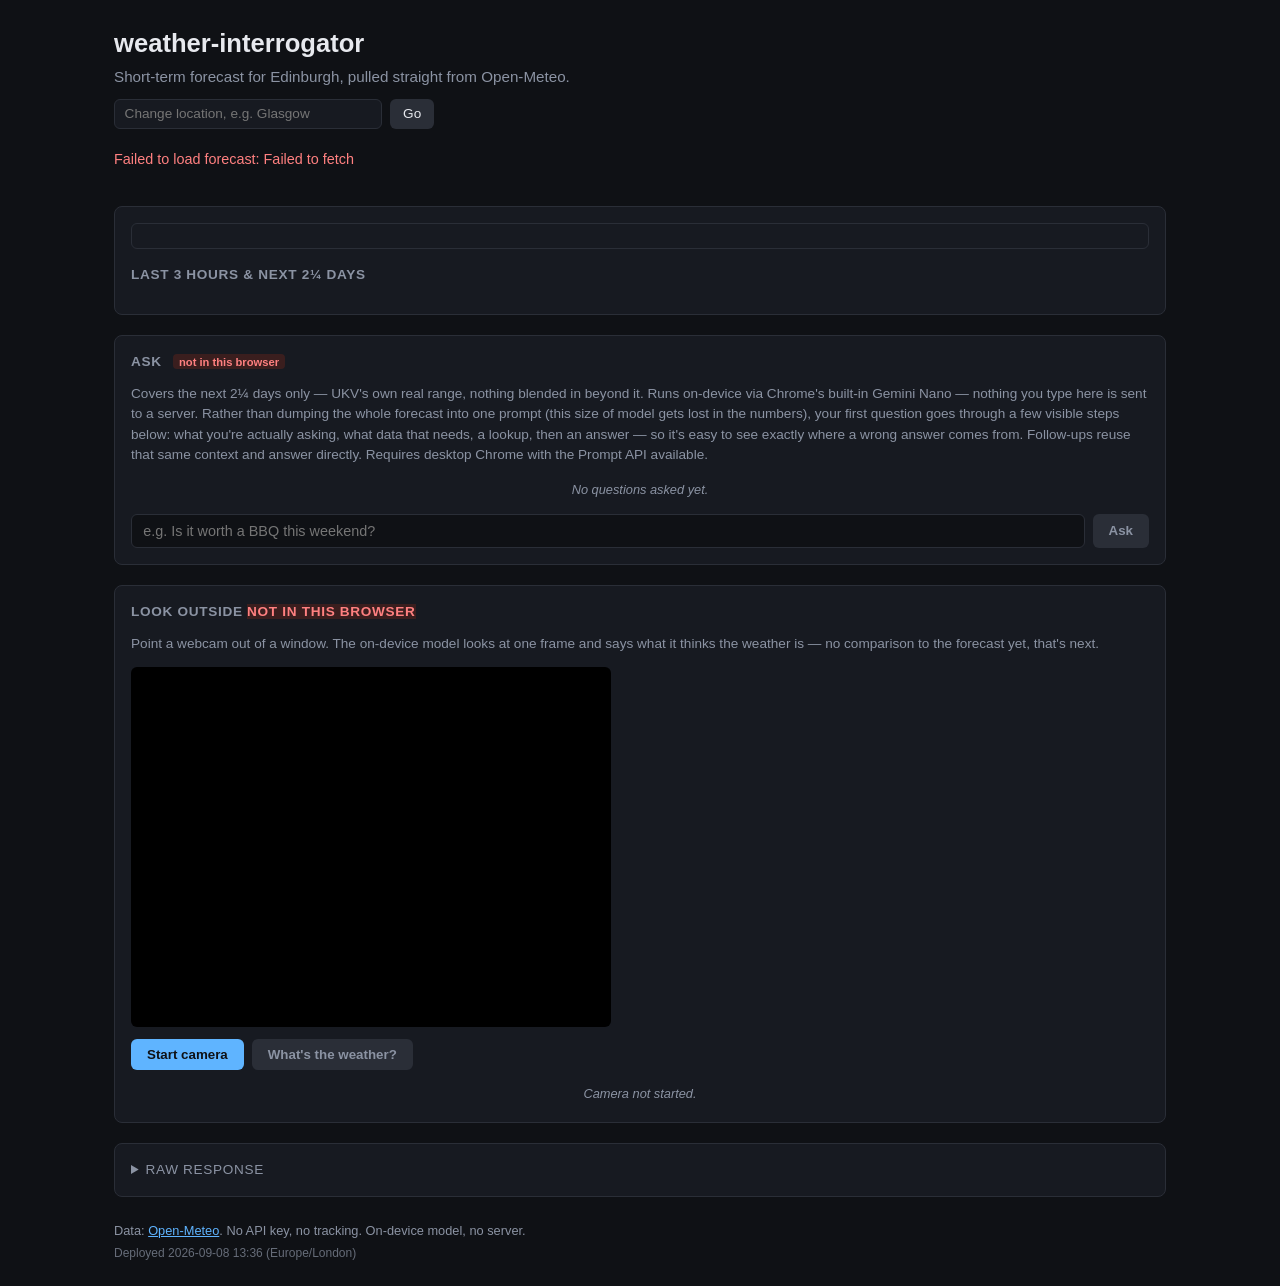
<file: index.html>
<!DOCTYPE html>
<html lang="en">
<head>
<meta charset="UTF-8">
<meta name="viewport" content="width=device-width, initial-scale=1.0">
<title>weather-interrogator</title>
<link rel="stylesheet" href="css/style.css?v=28">
</head>
<body>

<header class="site-header">
  <h1>weather&#8209;interrogator</h1>
  <p id="subtitle" class="subtitle">Short-term forecast for Edinburgh, pulled straight from Open-Meteo.</p>
  <form id="location-form" class="location-form">
    <input id="location-input" type="text" placeholder="Change location, e.g. Glasgow" autocomplete="off">
    <button id="location-submit" type="submit">Go</button>
  </form>
  <p id="location-status" class="location-status"></p>
</header>

<main>
  <section id="status" class="status" aria-live="polite">Loading forecast&hellip;</section>

  <section class="panel">
    <div id="current-card" class="current-card"></div>
    <p id="dominant-factor" class="dominant-factor"></p>
    <h2>Last 3 hours &amp; next 2&frac14; days</h2>
    <div id="today-chart" class="chart-wrap"></div>
  </section>

  <section class="panel llm-stub">
    <h2>Ask <span id="model-status-pill" class="stub-badge">checking&hellip;</span></h2>
    <p class="stub-note">Covers the next 2&frac14; days only &mdash; UKV's own real range, nothing blended in beyond it. Runs on-device via Chrome's built-in Gemini Nano &mdash; nothing you type here is sent to a server. Rather than dumping the whole forecast into one prompt (this size of model gets lost in the numbers), your first question goes through a few visible steps below: what you're actually asking, what data that needs, a lookup, then an answer &mdash; so it's easy to see exactly where a wrong answer comes from. Follow-ups reuse that same context and answer directly. Requires desktop Chrome with the Prompt API available.</p>

    <div id="ask-log" class="ask-log">
      <p class="log-entry log-status">No questions asked yet.</p>
    </div>
    <form id="ask-form" class="ask-form">
      <input id="ask-input" type="text" placeholder="e.g. Is it worth a BBQ this weekend?" autocomplete="off">
      <button id="ask-submit" type="submit" disabled>Ask</button>
    </form>
  </section>

  <section class="panel webcam-stub">
    <h2>Look outside <span id="webcam-status-pill" class="stub-badge">checking&hellip;</span></h2>
    <p class="stub-note">Point a webcam out of a window. The on-device model looks at one frame and says what it thinks the weather is &mdash; no comparison to the forecast yet, that's next.</p>

    <div class="webcam-area">
      <video id="webcam-video" class="webcam-video" autoplay playsinline muted></video>
      <canvas id="webcam-canvas" class="webcam-canvas" hidden></canvas>
    </div>

    <div class="webcam-controls">
      <button id="webcam-start" type="button">Start camera</button>
      <button id="webcam-capture" type="button" disabled>What's the weather?</button>
    </div>

    <div id="webcam-log" class="ask-log">
      <p class="log-entry log-status">Camera not started.</p>
    </div>
  </section>

  <details class="panel raw-details">
    <summary>Raw response</summary>
    <pre id="raw-output" class="raw-output">&hellip;</pre>
  </details>
</main>

<footer class="site-footer">
  <p>Data: <a href="https://open-meteo.com/" target="_blank" rel="noopener">Open-Meteo</a>. No API key, no tracking. On-device model, no server.</p>
  <p class="deploy-stamp">Deployed 2026-09-08 13:36 (Europe/London)</p>
</footer>

<script src="js/app.js?v=42"></script>
</body>
</html>
</file>
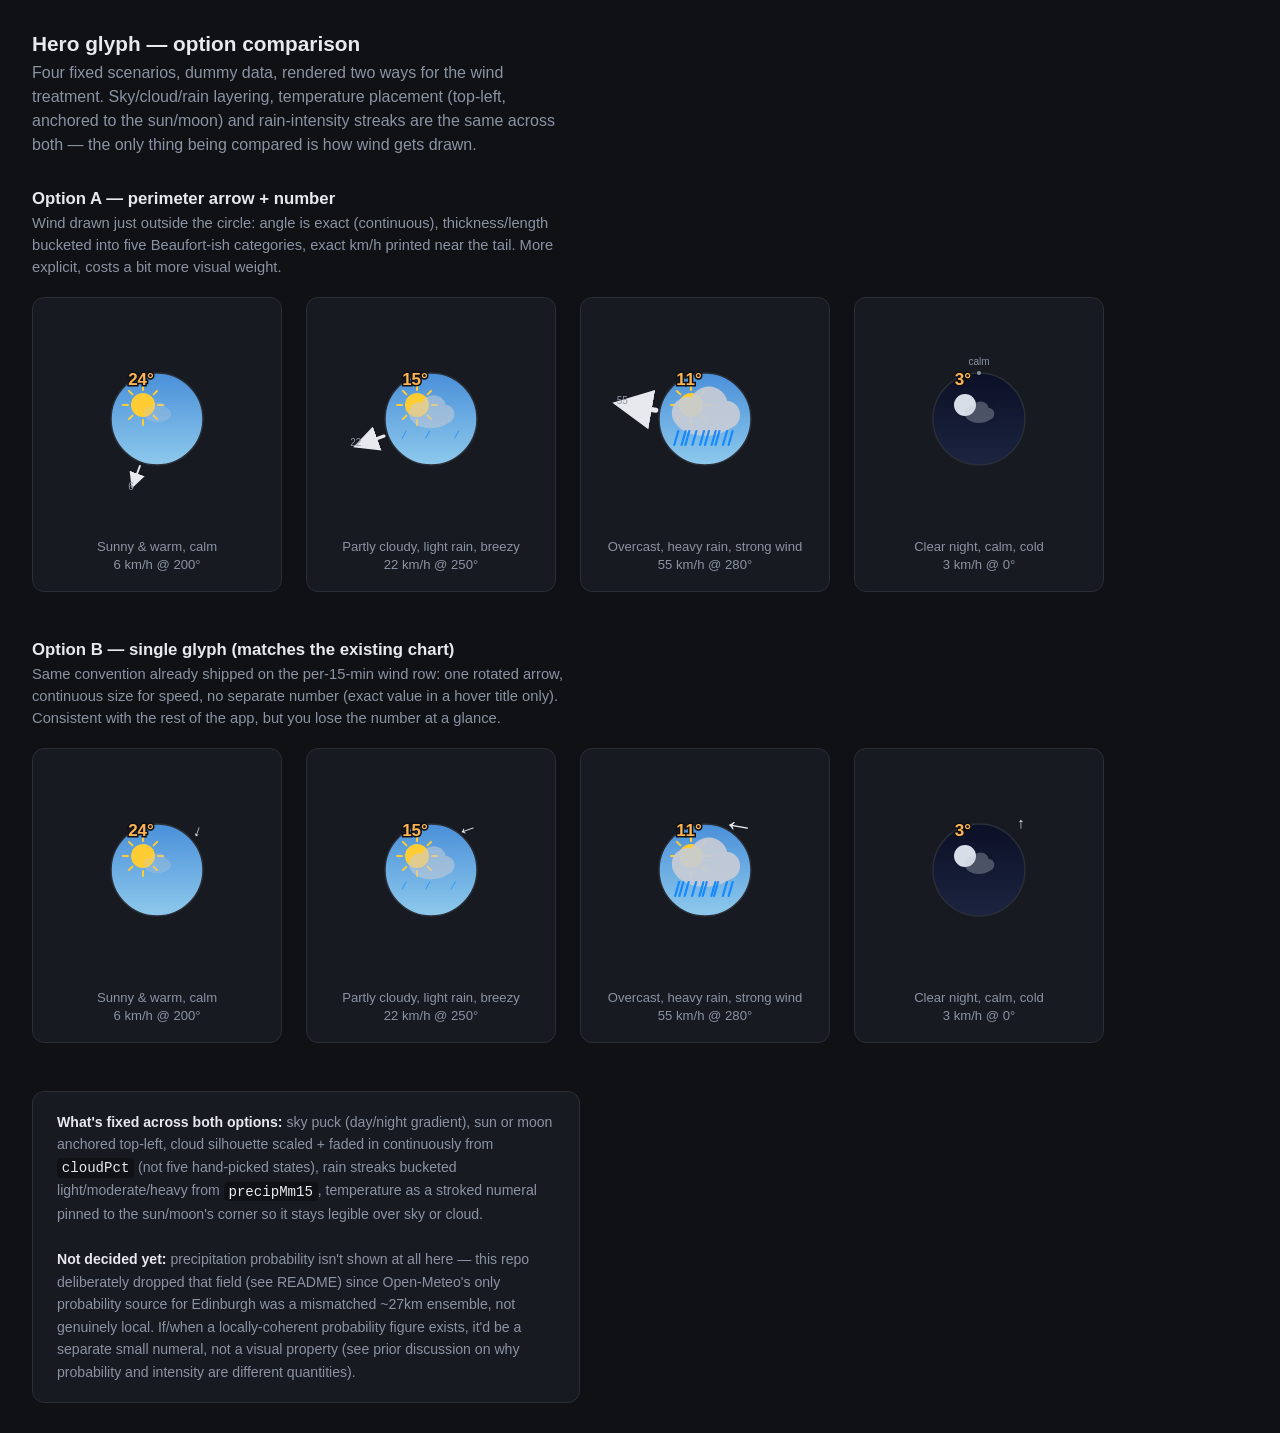
<file: glyph-mockup.html>
<!DOCTYPE html>
<html lang="en">
<head>
<meta charset="UTF-8">
<meta name="viewport" content="width=device-width, initial-scale=1.0">
<title>weather-interrogator — hero glyph mockup</title>
<style>
  * { box-sizing: border-box; margin: 0; padding: 0; }

  :root {
    --bg: #0f1115;
    --panel: #171a21;
    --border: #2a2e37;
    --text: #e7e9ee;
    --muted: #8b93a3;
    --temp: #ffb454;
    --precip: #0a84ff;
    --font: -apple-system, BlinkMacSystemFont, "Segoe UI", Roboto, sans-serif;
  }

  body {
    background: var(--bg);
    color: var(--text);
    font-family: var(--font);
    padding: 2rem;
  }

  h1 { font-size: 1.3rem; margin-bottom: 0.3rem; }
  p.intro { color: var(--muted); max-width: 60ch; margin-bottom: 2rem; line-height: 1.5; }

  .variant-block { margin-bottom: 3rem; }
  .variant-block h2 { font-size: 1.05rem; margin-bottom: 0.2rem; }
  .variant-block .variant-note { color: var(--muted); max-width: 65ch; line-height: 1.5; margin-bottom: 1.2rem; font-size: 0.92rem; }

  .row {
    display: flex;
    flex-wrap: wrap;
    gap: 1.5rem;
  }

  .card {
    background: var(--panel);
    border: 1px solid var(--border);
    border-radius: 12px;
    padding: 1rem;
    width: 250px;
    text-align: center;
  }

  .card .caption {
    margin-top: 0.6rem;
    font-size: 0.82rem;
    color: var(--muted);
    line-height: 1.4;
  }

  .legend {
    background: var(--panel);
    border: 1px solid var(--border);
    border-radius: 12px;
    padding: 1.2rem 1.5rem;
    max-width: 70ch;
    font-size: 0.88rem;
    color: var(--muted);
    line-height: 1.6;
  }
  .legend strong { color: var(--text); }
  .legend code { color: var(--text); background: var(--bg); padding: 0.1rem 0.3rem; border-radius: 4px; }
</style>
</head>
<body>

<h1>Hero glyph — option comparison</h1>
<p class="intro">
  Four fixed scenarios, dummy data, rendered two ways for the wind treatment. Sky/cloud/rain layering,
  temperature placement (top-left, anchored to the sun/moon) and rain-intensity streaks are the same
  across both — the only thing being compared is how wind gets drawn.
</p>

<div id="app"></div>

<script>
const SCENARIOS = [
  { label: "Sunny & warm, calm",            isDay: true,  cloudPct: 5,  tempC: 24, windKmh: 6,  windDirDeg: 200, precipMm15: 0 },
  { label: "Partly cloudy, light rain, breezy", isDay: true,  cloudPct: 45, tempC: 15, windKmh: 22, windDirDeg: 250, precipMm15: 0.4 },
  { label: "Overcast, heavy rain, strong wind", isDay: true,  cloudPct: 95, tempC: 11, windKmh: 55, windDirDeg: 280, precipMm15: 2.2 },
  { label: "Clear night, calm, cold",        isDay: false, cloudPct: 10, tempC: 3,  windKmh: 3,  windDirDeg: 0,   precipMm15: 0 },
];

// Approx Beaufort-derived buckets (km/h) -- same rough idea as the app's
// existing per-15-min chart arrow, just bucketed here instead of continuous.
function windBucket(kmh) {
  if (kmh < 6) return { name: "calm", stroke: 1.2, len: 10 };
  if (kmh < 20) return { name: "light", stroke: 2, len: 16 };
  if (kmh < 39) return { name: "moderate", stroke: 3.2, len: 20 };
  if (kmh < 62) return { name: "strong", stroke: 5, len: 24 };
  return { name: "gale", stroke: 7, len: 28 };
}

// mm per 15 min -- roughly hourly light/moderate/heavy (2.5 / 7.6 mm/hr) divided by 4
function rainBucket(mm15) {
  if (mm15 <= 0) return { name: "none", count: 0 };
  if (mm15 < 0.6) return { name: "light", count: 3 };
  if (mm15 < 1.9) return { name: "moderate", count: 6 };
  return { name: "heavy", count: 10 };
}

function cloudGeometry(pct) {
  // scale + opacity both grow with cover; a light wisp at 10% shouldn't
  // fully hide the sun, a 90%+ cover should.
  const scale = 0.5 + (pct / 100) * 0.9;
  const opacity = 0.25 + (pct / 100) * 0.7;
  return { scale, opacity };
}

function cloudShape(cx, cy, scale, opacity) {
  // classic "cluster of circles" cloud silhouette
  const r = 14 * scale;
  return `
    <g opacity="${opacity.toFixed(2)}" fill="#c7ccd6">
      <ellipse cx="${cx}" cy="${cy + r * 0.3}" rx="${r * 1.6}" ry="${r * 0.9}" />
      <circle cx="${cx - r * 0.9}" cy="${cy}" r="${r * 0.85}" />
      <circle cx="${cx + r * 0.2}" cy="${cy - r * 0.4}" r="${r}" />
      <circle cx="${cx + r * 1.1}" cy="${cy + r * 0.1}" r="${r * 0.75}" />
    </g>
  `;
}

function rainStreaks(cx, cy, bucket) {
  if (bucket.count === 0) return "";
  let out = "";
  for (let i = 0; i < bucket.count; i++) {
    const x = cx - 26 + (i / (bucket.count - 1 || 1)) * 52 + (Math.random() - 0.5) * 4;
    const y0 = cy + 6;
    const len = bucket.name === "heavy" ? 14 : bucket.name === "moderate" ? 10 : 7;
    const width = bucket.name === "heavy" ? 2.2 : bucket.name === "moderate" ? 1.6 : 1.1;
    const opacity = bucket.name === "heavy" ? 0.9 : bucket.name === "moderate" ? 0.75 : 0.55;
    out += `<line x1="${x}" y1="${y0}" x2="${x - 4}" y2="${y0 + len}" stroke="var(--precip)" stroke-width="${width}" stroke-linecap="round" opacity="${opacity}" />`;
  }
  return out;
}

function skyPuck(isDay) {
  const grad = isDay
    ? `<linearGradient id="sky-day" x1="0" y1="0" x2="0" y2="1">
         <stop offset="0%" stop-color="#4a90d9" />
         <stop offset="100%" stop-color="#8ec9ec" />
       </linearGradient>`
    : `<linearGradient id="sky-night" x1="0" y1="0" x2="0" y2="1">
         <stop offset="0%" stop-color="#0b1026" />
         <stop offset="100%" stop-color="#1c2440" />
       </linearGradient>`;
  return { grad, fill: isDay ? "url(#sky-day)" : "url(#sky-night)" };
}

function sunOrMoon(isDay, cx, cy) {
  if (isDay) {
    let rays = "";
    for (let i = 0; i < 8; i++) {
      const a = (i / 8) * Math.PI * 2;
      const x1 = cx + Math.cos(a) * 15, y1 = cy + Math.sin(a) * 15;
      const x2 = cx + Math.cos(a) * 20, y2 = cy + Math.sin(a) * 20;
      rays += `<line x1="${x1.toFixed(1)}" y1="${y1.toFixed(1)}" x2="${x2.toFixed(1)}" y2="${y2.toFixed(1)}" stroke="#ffcc33" stroke-width="2" stroke-linecap="round" />`;
    }
    return `<g>${rays}<circle cx="${cx}" cy="${cy}" r="12" fill="#ffcc33" /></g>`;
  }
  return `<circle cx="${cx}" cy="${cy}" r="11" fill="#d8dee8" />`;
}

// Variant A: wind drawn on the puck's perimeter, direction = arrow angle,
// speed = bucketed stroke thickness/length, exact value as a number at the tail.
// Convention: arrow points where the wind is BLOWING TO (windDirDeg passed in
// is already flipped from the meteorological "from" bearing, same as the
// existing chart arrow does before rendering).
function windVariantA(bucket, windDirDeg, windKmh, R, cx, cy) {
  if (bucket.name === "calm") {
    return `<circle cx="${cx}" cy="${cy - R}" r="2" fill="var(--muted)" /><text x="${cx}" y="${cy - R - 8}" font-size="10" fill="var(--muted)" text-anchor="middle">calm</text>`;
  }
  const rad = (windDirDeg * Math.PI) / 180;
  const tailR = R + 4, headR = R + 4 + bucket.len;
  const x1 = cx + Math.sin(rad) * tailR, y1 = cy - Math.cos(rad) * tailR;
  const x2 = cx + Math.sin(rad) * headR, y2 = cy - Math.cos(rad) * headR;
  const labelR = headR + 10;
  const lx = cx + Math.sin(rad) * labelR, ly = cy - Math.cos(rad) * labelR;
  return `
    <g stroke="var(--text)" fill="var(--text)">
      <line x1="${x1.toFixed(1)}" y1="${y1.toFixed(1)}" x2="${x2.toFixed(1)}" y2="${y2.toFixed(1)}" stroke-width="${bucket.stroke}" stroke-linecap="round"
            marker-end="url(#arrowhead)" />
    </g>
    <text x="${lx.toFixed(1)}" y="${ly.toFixed(1)}" font-size="10" fill="var(--muted)" text-anchor="middle">${Math.round(windKmh)}</text>
  `;
}

// Variant B: same single-glyph convention already shipped on the app's
// per-15-min chart -- rotation for direction, continuous size for speed,
// no separate number (exact value lives in a hover title only).
function windVariantB(windDirDeg, windKmh, cx, cy) {
  const size = 14 + Math.min(windKmh, 60) / 60 * 20; // 14-34px
  return `
    <text x="${cx}" y="${cy}" font-size="${size.toFixed(1)}" fill="var(--text)" text-anchor="middle"
          transform="rotate(${windDirDeg.toFixed(0)}, ${cx}, ${cy})">&uarr;<title>${Math.round(windKmh)} km/h</title></text>
  `;
}

function glyphSVG(s, variant) {
  // size is bigger than the puck (2*R) needs on its own -- Option A's
  // strong/gale arrows plus their tail-end number can extend past R+40,
  // so the canvas needs that much margin around the puck or the label
  // clips off the edge for the higher wind-speed scenarios.
  const R = 46, cx = 105, cy = 105, size = 210;
  const sky = skyPuck(s.isDay);
  const cloud = cloudGeometry(s.cloudPct);
  const rain = rainBucket(s.precipMm15);
  const wind = windBucket(s.windKmh);
  const sunCx = cx - 14, sunCy = cy - 14;

  const windMark = variant === "A"
    ? windVariantA(wind, s.windDirDeg, s.windKmh, R, cx, cy)
    : windVariantB(s.windDirDeg, s.windKmh, cx + R - 4, cy - R + 4);

  return `
  <svg viewBox="0 0 ${size} ${size}" width="${size}" height="${size}">
    <defs>
      ${sky.grad}
      <marker id="arrowhead" markerWidth="8" markerHeight="8" refX="4" refY="4" orient="auto">
        <path d="M0,0 L8,4 L0,8 Z" fill="var(--text)" />
      </marker>
      <clipPath id="puck-clip"><circle cx="${cx}" cy="${cy}" r="${R}" /></clipPath>
    </defs>

    <circle cx="${cx}" cy="${cy}" r="${R}" fill="${sky.fill}" />

    <g clip-path="url(#puck-clip)">
      ${sunOrMoon(s.isDay, sunCx, sunCy)}
      ${cloudShape(cx, cy - 6, cloud.scale, cloud.opacity)}
      ${rainStreaks(cx, cy + 6, rain)}
    </g>

    <circle cx="${cx}" cy="${cy}" r="${R}" fill="none" stroke="var(--border)" stroke-width="1.5" />

    <text x="${sunCx - 2}" y="${sunCy - 20}" font-size="17" font-weight="600" fill="var(--temp)"
          stroke="var(--bg)" stroke-width="3" paint-order="stroke" text-anchor="middle">${Math.round(s.tempC)}&deg;</text>

    ${windMark}
  </svg>`;
}

const app = document.getElementById("app");

function block(title, note, variant) {
  const cards = SCENARIOS.map((s) => `
    <div class="card">
      ${glyphSVG(s, variant)}
      <div class="caption">${s.label}<br>${Math.round(s.windKmh)} km/h @ ${s.windDirDeg}&deg;</div>
    </div>
  `).join("");
  return `
    <div class="variant-block">
      <h2>${title}</h2>
      <p class="variant-note">${note}</p>
      <div class="row">${cards}</div>
    </div>
  `;
}

app.innerHTML =
  block(
    "Option A — perimeter arrow + number",
    "Wind drawn just outside the circle: angle is exact (continuous), thickness/length bucketed into five Beaufort-ish categories, exact km/h printed near the tail. More explicit, costs a bit more visual weight.",
    "A"
  ) +
  block(
    "Option B — single glyph (matches the existing chart)",
    "Same convention already shipped on the per-15-min wind row: one rotated arrow, continuous size for speed, no separate number (exact value in a hover title only). Consistent with the rest of the app, but you lose the number at a glance.",
    "B"
  ) +
  `<div class="legend">
    <strong>What's fixed across both options:</strong> sky puck (day/night gradient), sun or moon anchored top-left,
    cloud silhouette scaled + faded in continuously from <code>cloudPct</code> (not five hand-picked states),
    rain streaks bucketed light/moderate/heavy from <code>precipMm15</code>, temperature as a stroked numeral
    pinned to the sun/moon's corner so it stays legible over sky or cloud.<br><br>
    <strong>Not decided yet:</strong> precipitation probability isn't shown at all here — this repo deliberately
    dropped that field (see README) since Open-Meteo's only probability source for Edinburgh was a mismatched
    ~27km ensemble, not genuinely local. If/when a locally-coherent probability figure exists, it'd be a
    separate small numeral, not a visual property (see prior discussion on why probability and intensity are
    different quantities).
  </div>`;
</script>

</body>
</html>
</file>
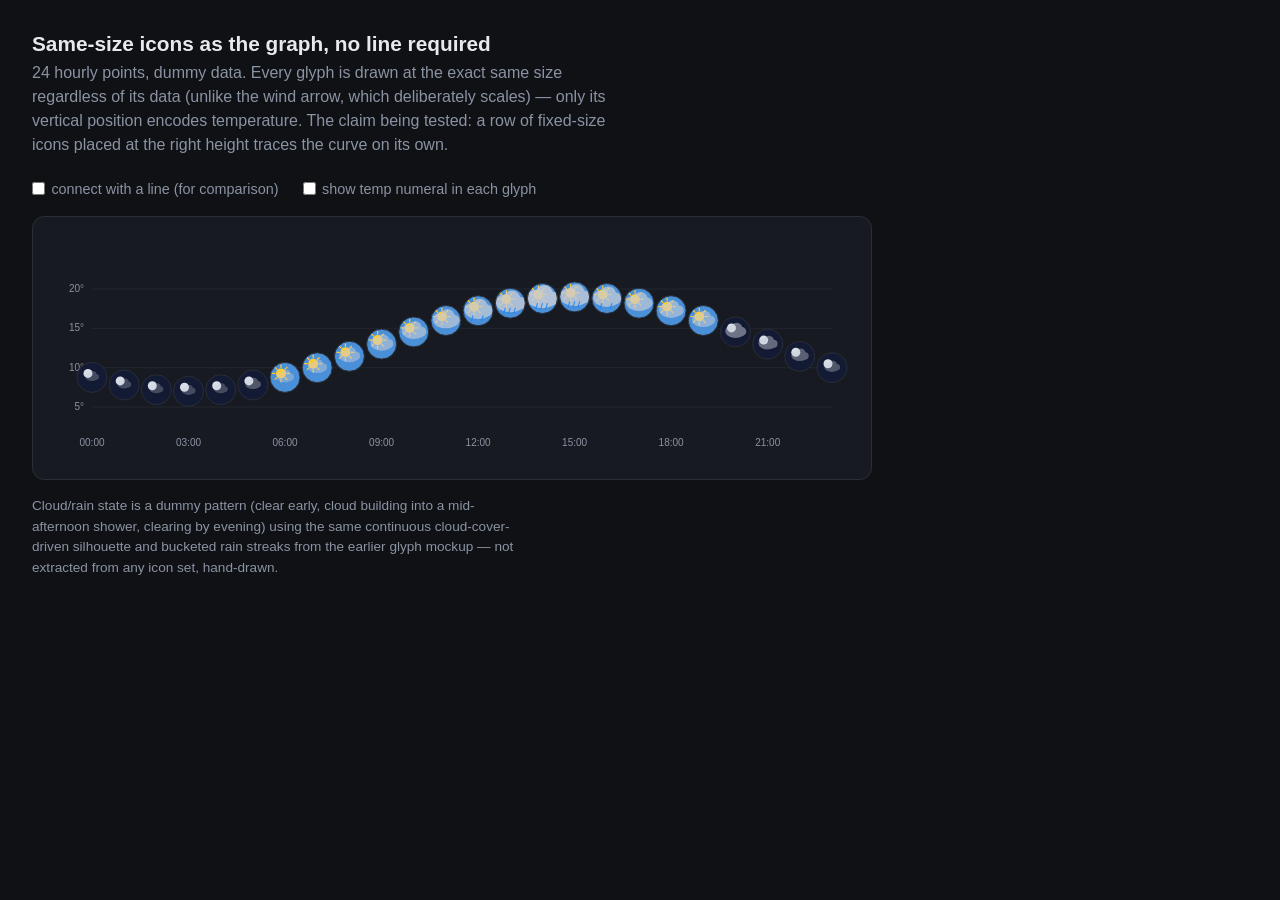
<file: icon-as-graph-demo.html>
<!DOCTYPE html>
<html lang="en">
<head>
<meta charset="UTF-8">
<meta name="viewport" content="width=device-width, initial-scale=1.0">
<title>weather-interrogator — icons as the temperature graph</title>
<style>
  * { box-sizing: border-box; margin: 0; padding: 0; }

  :root {
    --bg: #0f1115;
    --panel: #171a21;
    --border: #2a2e37;
    --text: #e7e9ee;
    --muted: #8b93a3;
    --temp: #ffb454;
    --precip: #0a84ff;
    --grid: #22262f;
    --font: -apple-system, BlinkMacSystemFont, "Segoe UI", Roboto, sans-serif;
  }

  body {
    background: var(--bg);
    color: var(--text);
    font-family: var(--font);
    padding: 2rem;
  }

  h1 { font-size: 1.3rem; margin-bottom: 0.3rem; }
  p.intro { color: var(--muted); max-width: 66ch; margin-bottom: 1.5rem; line-height: 1.5; }

  .controls {
    display: flex;
    gap: 1.5rem;
    margin-bottom: 1.2rem;
    font-size: 0.9rem;
    color: var(--muted);
  }
  .controls label { display: flex; align-items: center; gap: 0.4rem; cursor: pointer; }

  .panel {
    background: var(--panel);
    border: 1px solid var(--border);
    border-radius: 12px;
    padding: 1.2rem;
    max-width: 840px;
    overflow-x: auto;
  }

  .note { color: var(--muted); font-size: 0.85rem; margin-top: 1rem; max-width: 66ch; line-height: 1.5; }
</style>
</head>
<body>

<h1>Same-size icons as the graph, no line required</h1>
<p class="intro">
  24 hourly points, dummy data. Every glyph is drawn at the exact same size regardless of its data (unlike
  the wind arrow, which deliberately scales) — only its vertical position encodes temperature. The claim
  being tested: a row of fixed-size icons placed at the right height traces the curve on its own.
</p>

<div class="controls">
  <label><input type="checkbox" id="toggle-line"> connect with a line (for comparison)</label>
  <label><input type="checkbox" id="toggle-numeral"> show temp numeral in each glyph</label>
</div>

<div class="panel">
  <div id="chart"></div>
</div>

<p class="note">
  Cloud/rain state is a dummy pattern (clear early, cloud building into a mid-afternoon shower, clearing by
  evening) using the same continuous cloud-cover-driven silhouette and bucketed rain streaks from the
  earlier glyph mockup — not extracted from any icon set, hand-drawn.
</p>

<script>
// ---- dummy 24h data --------------------------------------------------
const HOURS = Array.from({ length: 24 }, (_, h) => h);

function tempAt(h) {
  // peaks ~19C at 15:00, trough ~7C in the early hours -- illustrative only
  return 13 + 6 * Math.cos((2 * Math.PI / 24) * (h - 15));
}
function cloudPctAt(h) {
  return Math.max(5, Math.min(90, 85 - Math.abs(h - 14) * 8));
}
function precipMm15At(h) {
  const c = cloudPctAt(h);
  if (c > 75) return 1.2;
  if (c > 65) return 0.4;
  return 0;
}

const DATA = HOURS.map((h) => ({
  hour: h,
  tempC: tempAt(h),
  cloudPct: cloudPctAt(h),
  precipMm15: precipMm15At(h),
  isDay: h >= 6 && h < 20,
}));

// ---- reusable glyph pieces (same hand-drawn shapes as the earlier mockups) --
function cloudGeometry(pct) {
  const scale = 0.5 + (pct / 100) * 0.9;
  const opacity = 0.25 + (pct / 100) * 0.7;
  return { scale, opacity };
}
function cloudShape(cx, cy, scale, opacity) {
  const r = 7 * scale;
  return `
    <g opacity="${opacity.toFixed(2)}" fill="#c7ccd6">
      <ellipse cx="${cx}" cy="${cy + r * 0.3}" rx="${r * 1.6}" ry="${r * 0.9}" />
      <circle cx="${cx - r * 0.9}" cy="${cy}" r="${r * 0.85}" />
      <circle cx="${cx + r * 0.2}" cy="${cy - r * 0.4}" r="${r}" />
      <circle cx="${cx + r * 1.1}" cy="${cy + r * 0.1}" r="${r * 0.75}" />
    </g>
  `;
}
function rainBucket(mm15) {
  if (mm15 <= 0) return { name: "none", count: 0 };
  if (mm15 < 0.6) return { name: "light", count: 2 };
  if (mm15 < 1.9) return { name: "moderate", count: 3 };
  return { name: "heavy", count: 4 };
}
function rainStreaks(cx, cy, bucket) {
  if (bucket.count === 0) return "";
  let out = "";
  for (let i = 0; i < bucket.count; i++) {
    const x = cx - 5 + (i / (bucket.count - 1 || 1)) * 10;
    out += `<line x1="${x.toFixed(1)}" y1="${cy + 3}" x2="${(x - 1.5).toFixed(1)}" y2="${cy + 8}" stroke="var(--precip)" stroke-width="1.1" stroke-linecap="round" opacity="0.8" />`;
  }
  return out;
}
function sunOrMoon(isDay, cx, cy) {
  if (isDay) {
    let rays = "";
    for (let i = 0; i < 8; i++) {
      const a = (i / 8) * Math.PI * 2;
      const x1 = cx + Math.cos(a) * 6, y1 = cy + Math.sin(a) * 6;
      const x2 = cx + Math.cos(a) * 8.5, y2 = cy + Math.sin(a) * 8.5;
      rays += `<line x1="${x1.toFixed(1)}" y1="${y1.toFixed(1)}" x2="${x2.toFixed(1)}" y2="${y2.toFixed(1)}" stroke="#ffcc33" stroke-width="1.2" stroke-linecap="round" />`;
    }
    return `<g>${rays}<circle cx="${cx}" cy="${cy}" r="5" fill="#ffcc33" /></g>`;
  }
  return `<circle cx="${cx}" cy="${cy}" r="4.5" fill="#d8dee8" />`;
}

// Fixed footprint for every glyph -- this is the whole point being tested:
// R never changes with temp/wind/anything else, only (x, y) does.
const R = 15;

function glyph(x, y, d, showNumeral) {
  const cloud = cloudGeometry(d.cloudPct);
  const rain = rainBucket(d.precipMm15);
  return `
    <g transform="translate(${x.toFixed(1)}, ${y.toFixed(1)})">
      <circle r="${R}" fill="${d.isDay ? "#4a90d9" : "#131a33"}" />
      <g clip-path="url(#glyph-clip)">
        ${sunOrMoon(d.isDay, -4, -4)}
        ${cloudShape(0, -1, cloud.scale, cloud.opacity)}
        ${rainStreaks(0, 2, rain)}
      </g>
      <circle r="${R}" fill="none" stroke="var(--border)" stroke-width="1" />
      ${showNumeral ? `<text y="${R + 11}" font-size="9" fill="var(--temp)" text-anchor="middle">${Math.round(d.tempC)}&deg;</text>` : ""}
    </g>
  `;
}

// ---- layout: x = hour, y = temperature (no other encoding) -------------
const PLOT = { left: 40, right: 20, top: 24, bottom: 34, width: 800, height: 220 };
const plotW = PLOT.width - PLOT.left - PLOT.right;
const plotTop = PLOT.top + R + 14; // headroom for a numeral above/below without clipping
const plotBottom = PLOT.height - PLOT.bottom - R;

const temps = DATA.map((d) => d.tempC);
const rawMin = Math.min(...temps), rawMax = Math.max(...temps);
const axisMin = Math.floor(rawMin / 5) * 5;
const axisMax = Math.ceil(rawMax / 5) * 5;

function xFor(hour) { return PLOT.left + (hour / 23) * plotW; }
function yFor(temp) {
  const t = (temp - axisMin) / (axisMax - axisMin || 1);
  return plotBottom - t * (plotBottom - plotTop);
}

function ticks() {
  const out = [];
  for (let v = axisMin; v <= axisMax; v += 5) out.push(v);
  return out;
}

function render() {
  const showLine = document.getElementById("toggle-line").checked;
  const showNumeral = document.getElementById("toggle-numeral").checked;

  const gridLines = ticks().map((v) => {
    const y = yFor(v);
    return `
      <line x1="${PLOT.left}" y1="${y.toFixed(1)}" x2="${PLOT.width - PLOT.right}" y2="${y.toFixed(1)}" stroke="var(--grid)" stroke-width="1" />
      <text x="${PLOT.left - 8}" y="${(y + 3).toFixed(1)}" font-size="10" fill="var(--muted)" text-anchor="end">${v}&deg;</text>
    `;
  }).join("");

  const hourLabels = [0, 3, 6, 9, 12, 15, 18, 21].map((h) => {
    const x = xFor(h);
    return `<text x="${x.toFixed(1)}" y="${PLOT.height - 10}" font-size="10" fill="var(--muted)" text-anchor="middle">${String(h).padStart(2, "0")}:00</text>`;
  }).join("");

  const points = DATA.map((d) => ({ x: xFor(d.hour), y: yFor(d.tempC), d }));

  const line = showLine
    ? `<polyline points="${points.map((p) => `${p.x.toFixed(1)},${p.y.toFixed(1)}`).join(" ")}" fill="none" stroke="var(--temp)" stroke-width="1.5" opacity="0.7" />`
    : "";

  const glyphs = points.map((p) => glyph(p.x, p.y, p.d, showNumeral)).join("");

  document.getElementById("chart").innerHTML = `
    <svg viewBox="0 0 ${PLOT.width} ${PLOT.height}" width="${PLOT.width}" height="${PLOT.height}">
      <defs><clipPath id="glyph-clip"><circle r="${R}" /></clipPath></defs>
      ${gridLines}
      ${hourLabels}
      ${line}
      ${glyphs}
    </svg>
  `;
}

document.getElementById("toggle-line").addEventListener("change", render);
document.getElementById("toggle-numeral").addEventListener("change", render);
render();
</script>

</body>
</html>
</file>
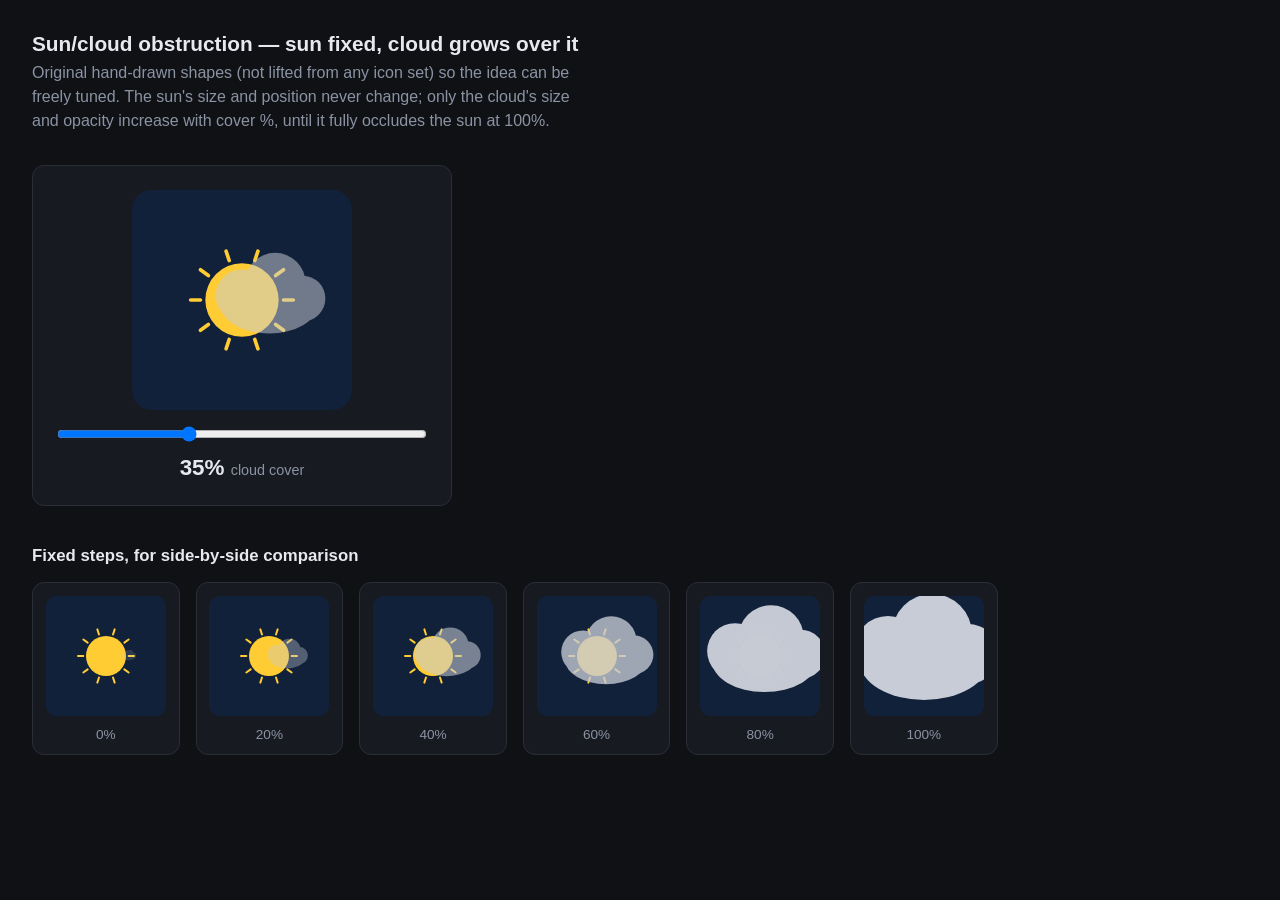
<file: sun-cloud-demo.html>
<!DOCTYPE html>
<html lang="en">
<head>
<meta charset="UTF-8">
<meta name="viewport" content="width=device-width, initial-scale=1.0">
<title>weather-interrogator — sun/cloud obstruction demo</title>
<style>
  * { box-sizing: border-box; margin: 0; padding: 0; }

  :root {
    --bg: #0f1115;
    --panel: #171a21;
    --border: #2a2e37;
    --text: #e7e9ee;
    --muted: #8b93a3;
    --font: -apple-system, BlinkMacSystemFont, "Segoe UI", Roboto, sans-serif;
  }

  body {
    background: var(--bg);
    color: var(--text);
    font-family: var(--font);
    padding: 2rem;
  }

  h1 { font-size: 1.3rem; margin-bottom: 0.3rem; }
  p.intro { color: var(--muted); max-width: 62ch; margin-bottom: 2rem; line-height: 1.5; }

  .live {
    background: var(--panel);
    border: 1px solid var(--border);
    border-radius: 12px;
    padding: 1.5rem;
    max-width: 420px;
    text-align: center;
    margin-bottom: 2.5rem;
  }
  .live svg { display: block; margin: 0 auto; }
  .live input[type="range"] { width: 100%; margin-top: 1rem; }
  .live .pct { font-size: 1.4rem; font-weight: 600; margin-top: 0.6rem; }
  .live .pct span { color: var(--muted); font-weight: 400; font-size: 0.9rem; }

  h2 { font-size: 1.05rem; margin-bottom: 1rem; }
  .strip {
    display: flex;
    flex-wrap: wrap;
    gap: 1rem;
  }
  .strip .card {
    background: var(--panel);
    border: 1px solid var(--border);
    border-radius: 12px;
    padding: 0.8rem;
    text-align: center;
  }
  .strip .card .label { margin-top: 0.4rem; font-size: 0.85rem; color: var(--muted); }
</style>
</head>
<body>

<h1>Sun/cloud obstruction — sun fixed, cloud grows over it</h1>
<p class="intro">
  Original hand-drawn shapes (not lifted from any icon set) so the idea can be freely tuned. The sun's size
  and position never change; only the cloud's size and opacity increase with cover %, until it fully occludes
  the sun at 100%.
</p>

<div class="live">
  <div id="live-svg"></div>
  <input type="range" id="slider" min="0" max="100" value="35">
  <div class="pct" id="pct-label">35% <span>cloud cover</span></div>
</div>

<h2>Fixed steps, for side-by-side comparison</h2>
<div class="strip" id="strip"></div>

<script>
const SUN = { cx: 90, cy: 90, r: 30 };
const VIEW = 180;

// Cloud footprint is centred on the sun and grows outward from nothing --
// at 0% it's smaller than the sun and offset clear of it (no overlap at
// all); by 100% its radius comfortably exceeds the sun's, so it's not
// just "mostly opaque," it's geometrically guaranteed to cover the whole
// disc. Opacity ramps to fully solid over the same range, so 100% really
// means "can't see the sun," not "sun tinted grey."
function cloudParams(pct) {
  const t = pct / 100;
  const r = 6 + t * 54; // 6 -> 60, sun r=30, so it overtakes the sun's footprint well before 100
  const offsetX = (1 - t) * 34; // starts clear of the sun, drifts to centred
  const opacity = Math.min(1, 0.15 + t * 1.05); // reaches fully opaque before t=1, stays solid after
  return { r, offsetX, opacity };
}

function sunSVG() {
  let rays = "";
  for (let i = 0; i < 10; i++) {
    const a = (i / 10) * Math.PI * 2;
    const x1 = SUN.cx + Math.cos(a) * (SUN.r + 4), y1 = SUN.cy + Math.sin(a) * (SUN.r + 4);
    const x2 = SUN.cx + Math.cos(a) * (SUN.r + 12), y2 = SUN.cy + Math.sin(a) * (SUN.r + 12);
    rays += `<line x1="${x1.toFixed(1)}" y1="${y1.toFixed(1)}" x2="${x2.toFixed(1)}" y2="${y2.toFixed(1)}" stroke="#ffcc33" stroke-width="3" stroke-linecap="round" />`;
  }
  return `<g>${rays}<circle cx="${SUN.cx}" cy="${SUN.cy}" r="${SUN.r}" fill="#ffcc33" /></g>`;
}

function cloudSVG(pct) {
  const { r, offsetX, opacity } = cloudParams(pct);
  const cx = SUN.cx + offsetX, cy = SUN.cy - r * 0.15;
  return `
    <g opacity="${opacity.toFixed(2)}" fill="#c7ccd6">
      <ellipse cx="${cx.toFixed(1)}" cy="${(cy + r * 0.3).toFixed(1)}" rx="${(r * 1.6).toFixed(1)}" ry="${(r * 0.95).toFixed(1)}" />
      <circle cx="${(cx - r * 0.9).toFixed(1)}" cy="${cy.toFixed(1)}" r="${(r * 0.85).toFixed(1)}" />
      <circle cx="${(cx + r * 0.2).toFixed(1)}" cy="${(cy - r * 0.4).toFixed(1)}" r="${r.toFixed(1)}" />
      <circle cx="${(cx + r * 1.1).toFixed(1)}" cy="${(cy + r * 0.1).toFixed(1)}" r="${(r * 0.75).toFixed(1)}" />
    </g>
  `;
}

function frameSVG(pct, size) {
  return `
  <svg viewBox="0 0 ${VIEW} ${VIEW}" width="${size}" height="${size}">
    <rect x="0" y="0" width="${VIEW}" height="${VIEW}" rx="16" fill="#12213a" />
    ${sunSVG()}
    ${cloudSVG(pct)}
  </svg>`;
}

const liveSvg = document.getElementById("live-svg");
const slider = document.getElementById("slider");
const pctLabel = document.getElementById("pct-label");

function renderLive() {
  const pct = Number(slider.value);
  liveSvg.innerHTML = frameSVG(pct, 220);
  pctLabel.innerHTML = `${pct}% <span>cloud cover</span>`;
}
slider.addEventListener("input", renderLive);
renderLive();

const strip = document.getElementById("strip");
[0, 20, 40, 60, 80, 100].forEach((pct) => {
  const card = document.createElement("div");
  card.className = "card";
  card.innerHTML = `${frameSVG(pct, 120)}<div class="label">${pct}%</div>`;
  strip.appendChild(card);
});
</script>

</body>
</html>
</file>
<file: css/style.css>
/* reset */
*, *::before, *::after { box-sizing: border-box; margin: 0; padding: 0; }
html { -webkit-text-size-adjust: 100%; }
img, svg { display: block; max-width: 100%; }

:root {
  --bg: #0f1115;
  --panel: #171a21;
  --border: #2a2e37;
  --text: #e7e9ee;
  --muted: #8b93a3;
  --accent: #5fb4ff;
  --temp: #ffb454;
  --precip: #0a84ff;
  --precip-snow: #cfe9f5;
  --precip-storm: #a855f7;
  --font: -apple-system, BlinkMacSystemFont, "Segoe UI", Roboto, sans-serif;
  --mono: ui-monospace, SFMono-Regular, Menlo, Consolas, monospace;
}

body {
  background: var(--bg);
  color: var(--text);
  font-family: var(--font);
  line-height: 1.5;
  padding: 1.5rem;
  max-width: 1100px;
  margin: 0 auto;
}

.site-header { margin-bottom: 1.25rem; }
.site-header h1 { font-size: 1.6rem; font-weight: 600; }
.subtitle { color: var(--muted); margin-top: 0.25rem; font-size: 0.95rem; }

.location-form {
  display: flex;
  gap: 0.5rem;
  margin-top: 0.6rem;
  max-width: 320px;
}

.location-form input {
  flex: 1;
  background: var(--panel);
  border: 1px solid var(--border);
  border-radius: 6px;
  padding: 0.4rem 0.6rem;
  color: var(--text);
  font-family: var(--font);
  font-size: 0.85rem;
}

.location-form input:focus { outline: 1px solid var(--accent); }

.location-form button {
  background: var(--border);
  color: var(--text);
  border: none;
  border-radius: 6px;
  padding: 0.4rem 0.8rem;
  font-size: 0.85rem;
  cursor: pointer;
}

.location-form button:disabled { color: var(--muted); cursor: not-allowed; }

.location-status { margin-top: 0.3rem; font-size: 0.8rem; color: var(--muted); }
.location-status.error { color: #ff8080; }

.status { margin-bottom: 1rem; color: var(--muted); font-size: 0.9rem; }
.status.error { color: #ff8080; }

main {
  display: flex;
  flex-direction: column;
  gap: 1.25rem;
}

.panel {
  background: var(--panel);
  border: 1px solid var(--border);
  border-radius: 8px;
  padding: 1rem;
  overflow: hidden;
}

.panel h2 {
  font-size: 0.85rem;
  text-transform: uppercase;
  letter-spacing: 0.05em;
  color: var(--muted);
  margin-bottom: 0.75rem;
}

.raw-output {
  font-family: var(--mono);
  font-size: 0.78rem;
  white-space: pre-wrap;
  word-break: break-word;
  max-height: 70vh;
  overflow-y: auto;
  color: var(--muted);
}

.current-card {
  border: 1px solid var(--border);
  border-radius: 6px;
  padding: 0.75rem 1rem;
  margin-bottom: 1rem;
  display: flex;
  align-items: baseline;
  gap: 0.75rem;
}

.current-card .temp { font-size: 1.8rem; font-weight: 600; }
.current-card .feels-like { font-size: 1rem; font-weight: 400; color: var(--muted); }
.current-card .desc { color: var(--muted); }

.dominant-factor {
  font-size: 0.85rem;
  color: var(--muted);
  margin-bottom: 0.75rem;
}

.chart-wrap { width: 100%; }

.chart-svg { width: 100%; height: auto; }

/* Distinct dark-blue tint rather than plain black -- the panel background
   is already near-black, so a black overlay barely reads as different. */
.chart-night-band { fill: #0a1330; opacity: 0.55; }

.chart-axis-label {
  fill: var(--muted);
  font-size: 10px;
}

.chart-icon-label { font-size: 12px; text-anchor: middle; }

/* Now a floating icon riding the wind-speed height (see windIcons in
   app.js), not a small fixed annotation under a line -- sized up to read
   as one of the two primary icon series, matching .chart-icon-label's
   visual weight rather than a caption. */
.chart-wind-arrow {
  fill: var(--accent);
  font-size: 14px;
  font-weight: 700;
}

.axis-tick { stroke: var(--border); stroke-width: 1; }

.axis-tick-label {
  fill: var(--muted);
  font-size: 9px;
}

/* Coloured to match .chart-wind-arrow so the axis visibly belongs to those
   icons, not just more numbers next to the precip axis beside it. */
.axis-tick-wind { stroke: var(--accent); stroke-width: 1; opacity: 0.6; }

.axis-tick-label-wind {
  fill: var(--accent);
  font-size: 9px;
}

/* Opacity is set per-bar via the fill-opacity attribute (scaled by mm
   intensity) -- CSS only sets the hue per type, so the two don't compound. */
/* Height now carries amount directly, so opacity is flat per type rather
   than a second amount-encoding -- no fill-opacity attribute anymore. */
.precip-bar { fill: var(--precip); opacity: 0.5; }
.precip-bar.precip-snow { fill: var(--precip-snow); opacity: 0.6; }
.precip-bar.precip-storm { fill: var(--precip-storm); opacity: 0.6; }

.chart-empty { color: var(--muted); font-size: 0.9rem; }

/* Recent-past trailing context reads as already-happened, not more
   forecast -- de-emphasised rather than removed, since it's still useful
   detail on hover/inspection. */
.chart-past { opacity: 0.45; }

.chart-now-marker {
  stroke: var(--accent);
  stroke-width: 1.5;
}

.chart-now-label {
  fill: var(--accent);
  font-size: 8px;
  text-transform: uppercase;
  letter-spacing: 0.05em;
}

.hover-guide {
  stroke: var(--muted);
  stroke-width: 1;
  stroke-dasharray: 3 3;
  opacity: 0;
  pointer-events: none;
  transition: opacity 0.1s ease;
}

.hover-guide.visible { opacity: 0.6; }

.hover-dot {
  fill: var(--bg);
  stroke: var(--temp);
  stroke-width: 2;
  opacity: 0;
  pointer-events: none;
  transition: opacity 0.1s ease;
}

.hover-dot.visible { opacity: 1; }

.hover-dot-wind {
  fill: var(--bg);
  stroke: var(--accent);
  stroke-width: 2;
  opacity: 0;
  pointer-events: none;
  transition: opacity 0.1s ease;
}

.hover-dot-wind.visible { opacity: 1; }

.chart-hit-area { cursor: crosshair; }

.chart-tooltip {
  position: fixed;
  pointer-events: none;
  background: var(--panel);
  border: 1px solid var(--border);
  border-radius: 6px;
  padding: 0.4rem 0.6rem;
  font-size: 0.8rem;
  line-height: 1.4;
  color: var(--text);
  box-shadow: 0 4px 16px rgba(0, 0, 0, 0.45);
  z-index: 50;
  transform: translate(-50%, -100%);
  white-space: nowrap;
  opacity: 0;
  transition: opacity 0.1s ease;
}

.chart-tooltip.visible { opacity: 1; }

.chart-tooltip strong { color: var(--temp); }

.llm-stub .stub-badge {
  text-transform: none;
  letter-spacing: normal;
  background: var(--border);
  color: var(--muted);
  font-size: 0.7rem;
  padding: 0.1rem 0.4rem;
  border-radius: 4px;
  margin-left: 0.4rem;
}

.stub-badge.available { background: #1e3a2a; color: #6fd68f; }
.stub-badge.downloadable, .stub-badge.preparing { background: #3a331e; color: #e0b45c; }
.stub-badge.unavailable, .stub-badge.missing { background: #3a1e1e; color: #ff8080; }

.stub-note {
  color: var(--muted);
  font-size: 0.85rem;
  margin-bottom: 0.75rem;
}

.ask-log {
  margin-top: 0.75rem;
  max-height: 40vh;
  overflow-y: auto;
  display: flex;
  flex-direction: column;
  gap: 0.5rem;
}

.log-entry {
  padding: 0.6rem 0.75rem;
  border-radius: 10px;
  font-size: 0.9rem;
  line-height: 1.4;
  max-width: 82%;
}

.log-entry.log-status {
  align-self: center;
  color: var(--muted);
  font-size: 0.8rem;
  font-style: italic;
  padding: 0.2rem 0.1rem;
  max-width: 100%;
}

.log-entry.log-question {
  align-self: flex-end;
  background: var(--accent);
  color: #0f1115;
  font-weight: 600;
  border-bottom-right-radius: 2px;
}

.log-entry.log-reasoning {
  align-self: flex-start;
  background: transparent;
  border: 1px dashed var(--border);
  color: var(--muted);
  font-size: 0.8rem;
  font-style: italic;
}

.log-entry.log-reasoning::before {
  content: "reasoning";
  display: block;
  font-style: normal;
  font-size: 0.65rem;
  text-transform: uppercase;
  letter-spacing: 0.05em;
  opacity: 0.7;
  margin-bottom: 0.2rem;
}

.log-entry.log-lookup {
  align-self: flex-start;
  background: transparent;
  border: 1px dashed var(--border);
  color: var(--muted);
  font-size: 0.75rem;
  font-family: var(--mono);
  white-space: pre-wrap;
}

.log-entry.log-lookup::before {
  content: "data pulled";
  display: block;
  font-style: normal;
  font-family: var(--font);
  font-size: 0.65rem;
  text-transform: uppercase;
  letter-spacing: 0.05em;
  opacity: 0.7;
  margin-bottom: 0.2rem;
}

.log-entry.log-answer {
  align-self: flex-start;
  background: var(--panel);
  border: 1px solid var(--border);
  color: var(--text);
  border-bottom-left-radius: 2px;
}

.log-entry.log-error {
  align-self: center;
  background: #2a1414;
  border: 1px solid #5c2626;
  color: #ff8080;
  max-width: 100%;
}

.ask-form {
  display: flex;
  gap: 0.5rem;
  margin-top: 0.75rem;
}

.ask-form input {
  flex: 1;
  background: var(--bg);
  border: 1px solid var(--border);
  border-radius: 6px;
  padding: 0.5rem 0.7rem;
  color: var(--text);
  font-family: var(--font);
  font-size: 0.9rem;
}

.ask-form input:focus { outline: 1px solid var(--accent); }

.ask-form button {
  background: var(--accent);
  color: #0f1115;
  border: none;
  border-radius: 6px;
  padding: 0.5rem 1rem;
  font-weight: 600;
  cursor: pointer;
}

.ask-form button:disabled {
  background: var(--border);
  color: var(--muted);
  cursor: not-allowed;
}

.webcam-area {
  background: #000;
  border-radius: 6px;
  overflow: hidden;
  margin-bottom: 0.75rem;
  aspect-ratio: 4 / 3;
  max-width: 480px;
  display: flex;
  align-items: center;
  justify-content: center;
}

.webcam-video {
  width: 100%;
  height: 100%;
  object-fit: cover;
}

.webcam-controls {
  display: flex;
  gap: 0.5rem;
  margin-bottom: 0.75rem;
}

.webcam-controls button {
  background: var(--accent);
  color: #0f1115;
  border: none;
  border-radius: 6px;
  padding: 0.5rem 1rem;
  font-weight: 600;
  cursor: pointer;
}

.webcam-controls button:disabled {
  background: var(--border);
  color: var(--muted);
  cursor: not-allowed;
}

.raw-details summary {
  cursor: pointer;
  font-size: 0.85rem;
  text-transform: uppercase;
  letter-spacing: 0.05em;
  color: var(--muted);
}

.raw-details .raw-output { margin-top: 0.75rem; }

.site-footer {
  margin-top: 1.5rem;
  color: var(--muted);
  font-size: 0.8rem;
}

.site-footer a { color: var(--accent); }

.deploy-stamp { margin-top: 0.25rem; font-size: 0.75rem; opacity: 0.7; }
</file>
